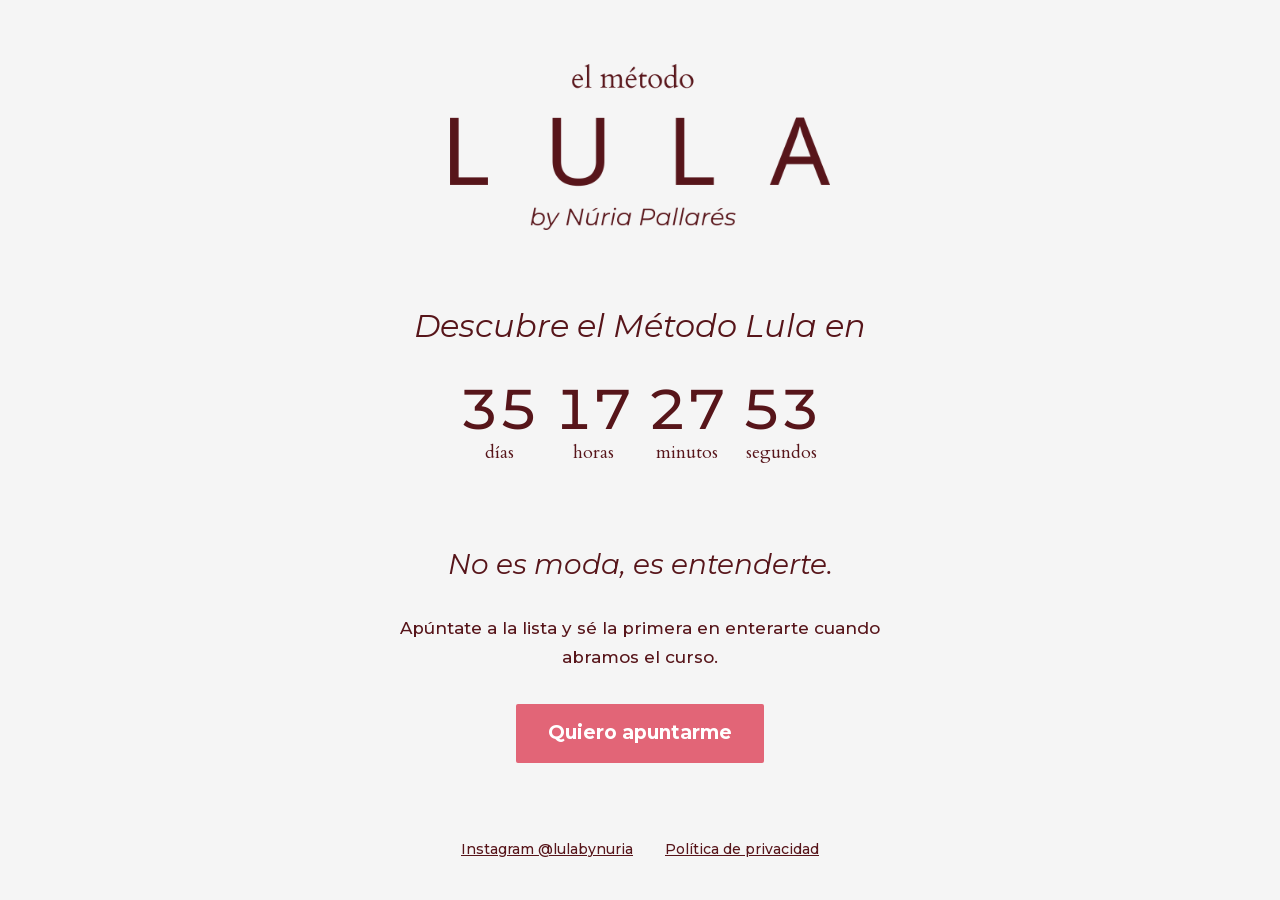
<file: index.html>
<!doctype html>
<html lang="es">
<head>
<meta charset="utf-8">
<meta name="viewport" content="width=device-width, initial-scale=1">
<title>Método Lula · No es moda, es entenderte | Lula by Núria</title>
<meta name="description" content="Descubre el Método Lula, el curso online de Núria Pallarés para vestir según tu cuerpo y tu vida real. Apúntate a la lista y sé la primera en enterarte.">
<meta name="theme-color" content="#f5f5f5">
<link rel="canonical" href="https://lulabynuria.com/">
<meta property="og:type" content="website">
<meta property="og:locale" content="es_ES">
<meta property="og:site_name" content="Lula by Núria">
<meta property="og:title" content="Método Lula · No es moda, es entenderte">
<meta property="og:description" content="Apúntate a la lista y sé la primera en enterarte cuando abramos el curso.">
<meta property="og:url" content="https://lulabynuria.com/">
<meta property="og:image" content="https://lulabynuria.com/assets/img/og-image.png">
<meta property="og:image:width" content="1200">
<meta property="og:image:height" content="630">
<meta property="og:image:alt" content="el método LULA by Núria Pallarés">
<meta name="twitter:card" content="summary_large_image">
<meta name="twitter:title" content="Método Lula · No es moda, es entenderte">
<meta name="twitter:description" content="Apúntate a la lista y sé la primera en enterarte cuando abramos el curso.">
<meta name="twitter:image" content="https://lulabynuria.com/assets/img/og-image.png">
<link rel="icon" href="favicon.ico" sizes="48x48">
<link rel="icon" type="image/png" sizes="32x32" href="assets/img/favicon-32.png">
<link rel="icon" type="image/png" sizes="512x512" href="assets/img/icon-512.png">
<link rel="apple-touch-icon" href="assets/img/apple-touch-icon.png">
<link rel="preload" href="assets/fonts/montserrat.woff2" as="font" type="font/woff2" crossorigin>
<link rel="stylesheet" href="css/site.css">
</head>
<body>
<div class="page">
  <header><img class="logo" src="assets/img/logotipo-burdeos.png" width="960" height="420" alt="el método LULA by Núria Pallarés"></header>
  <main>
    <h1 class="titular" id="titular">Descubre el Método Lula en</h1>
    <ul class="countdown" id="countdown" aria-label="Cuenta atrás hasta el lanzamiento">
      <li><span class="num" data-u="d">–</span><span class="lbl">días</span></li>
      <li><span class="num" data-u="h">–</span><span class="lbl">horas</span></li>
      <li><span class="num" data-u="m">–</span><span class="lbl">minutos</span></li>
      <li><span class="num" data-u="s">–</span><span class="lbl">segundos</span></li>
    </ul>
    <p class="lema">No es moda, es entenderte.</p>
    <p class="sub">Apúntate a la lista y sé la primera en enterarte cuando abramos el curso.</p>
    <a class="btn" data-newsletter href="https://recstores.lulabynuria.com/">Quiero apuntarme</a>
  </main>
  <footer class="foot">
    <a href="https://www.instagram.com/lulabynuria/" rel="noopener">Instagram @lulabynuria</a>
    <a href="privacidad">Política de privacidad</a>
  </footer>
</div>
<script src="js/config.js"></script>
<script src="js/countdown.js"></script>
</body>
</html>
</file>
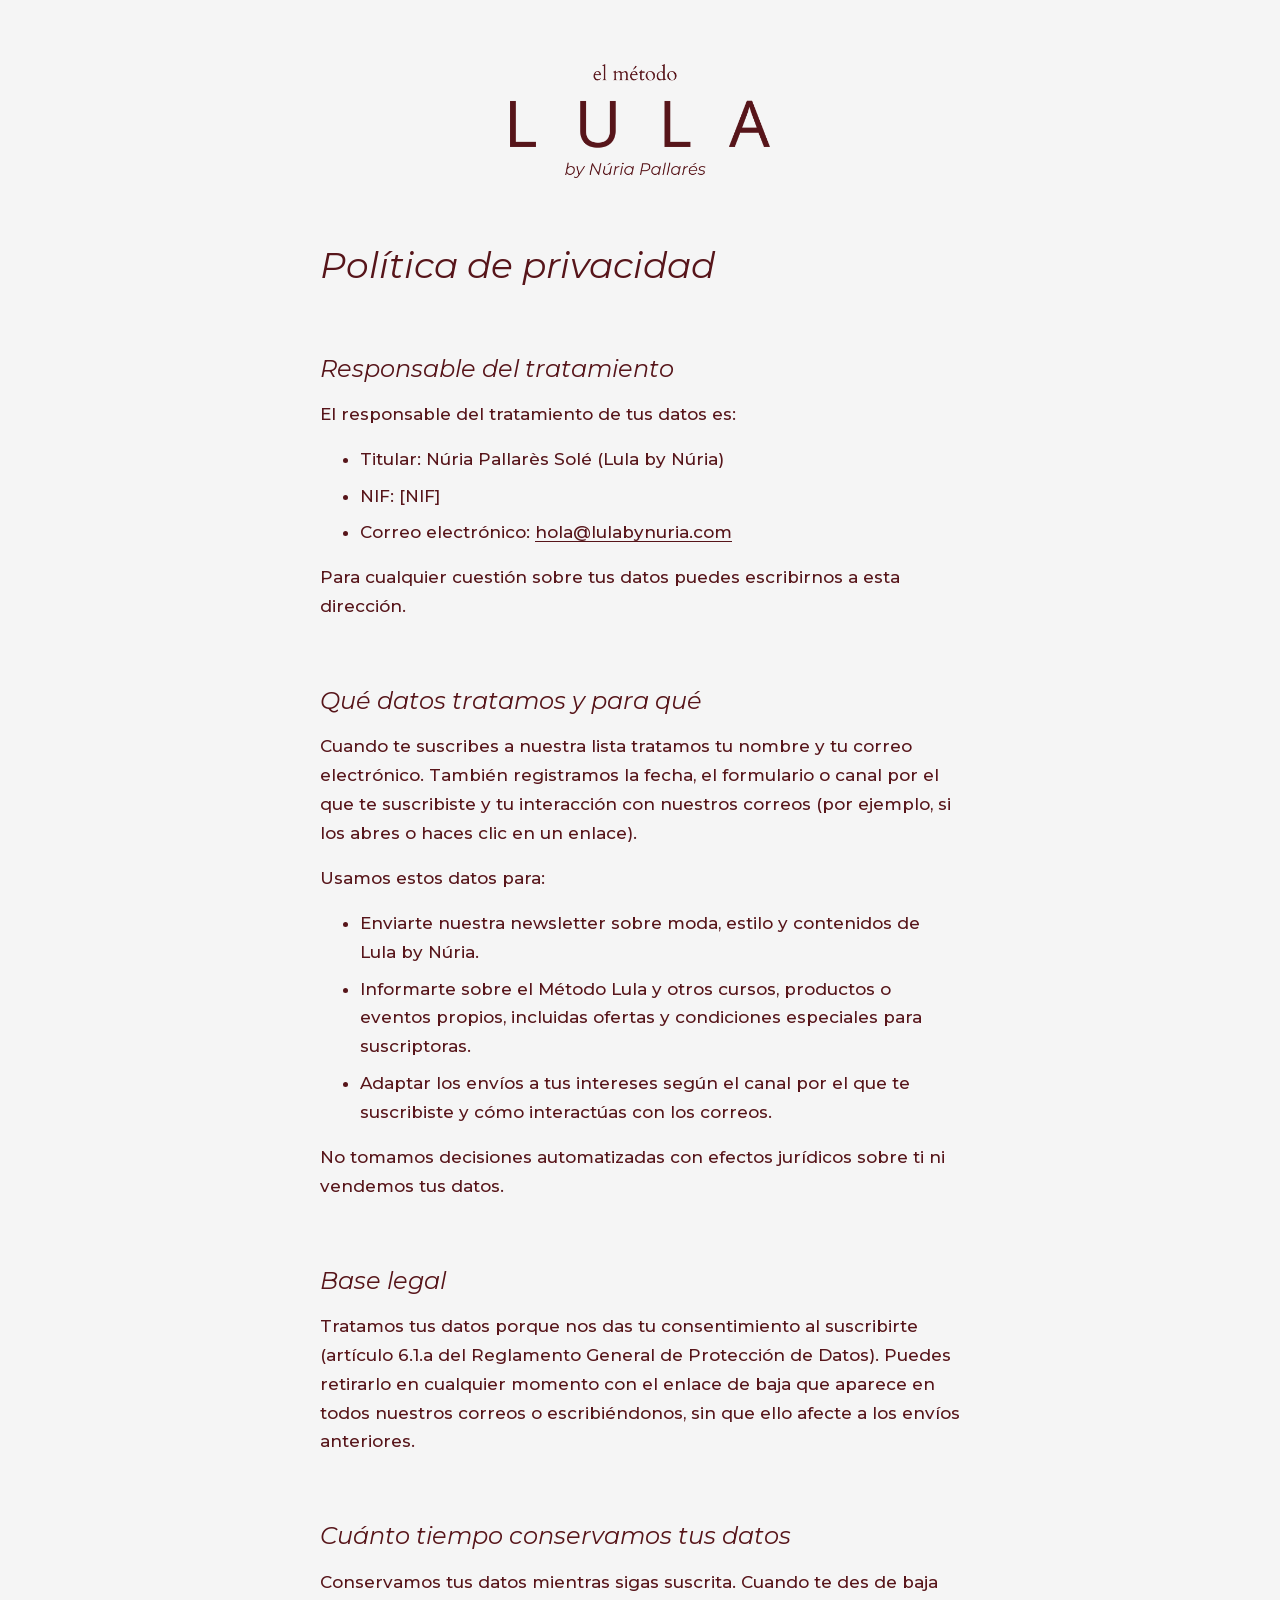
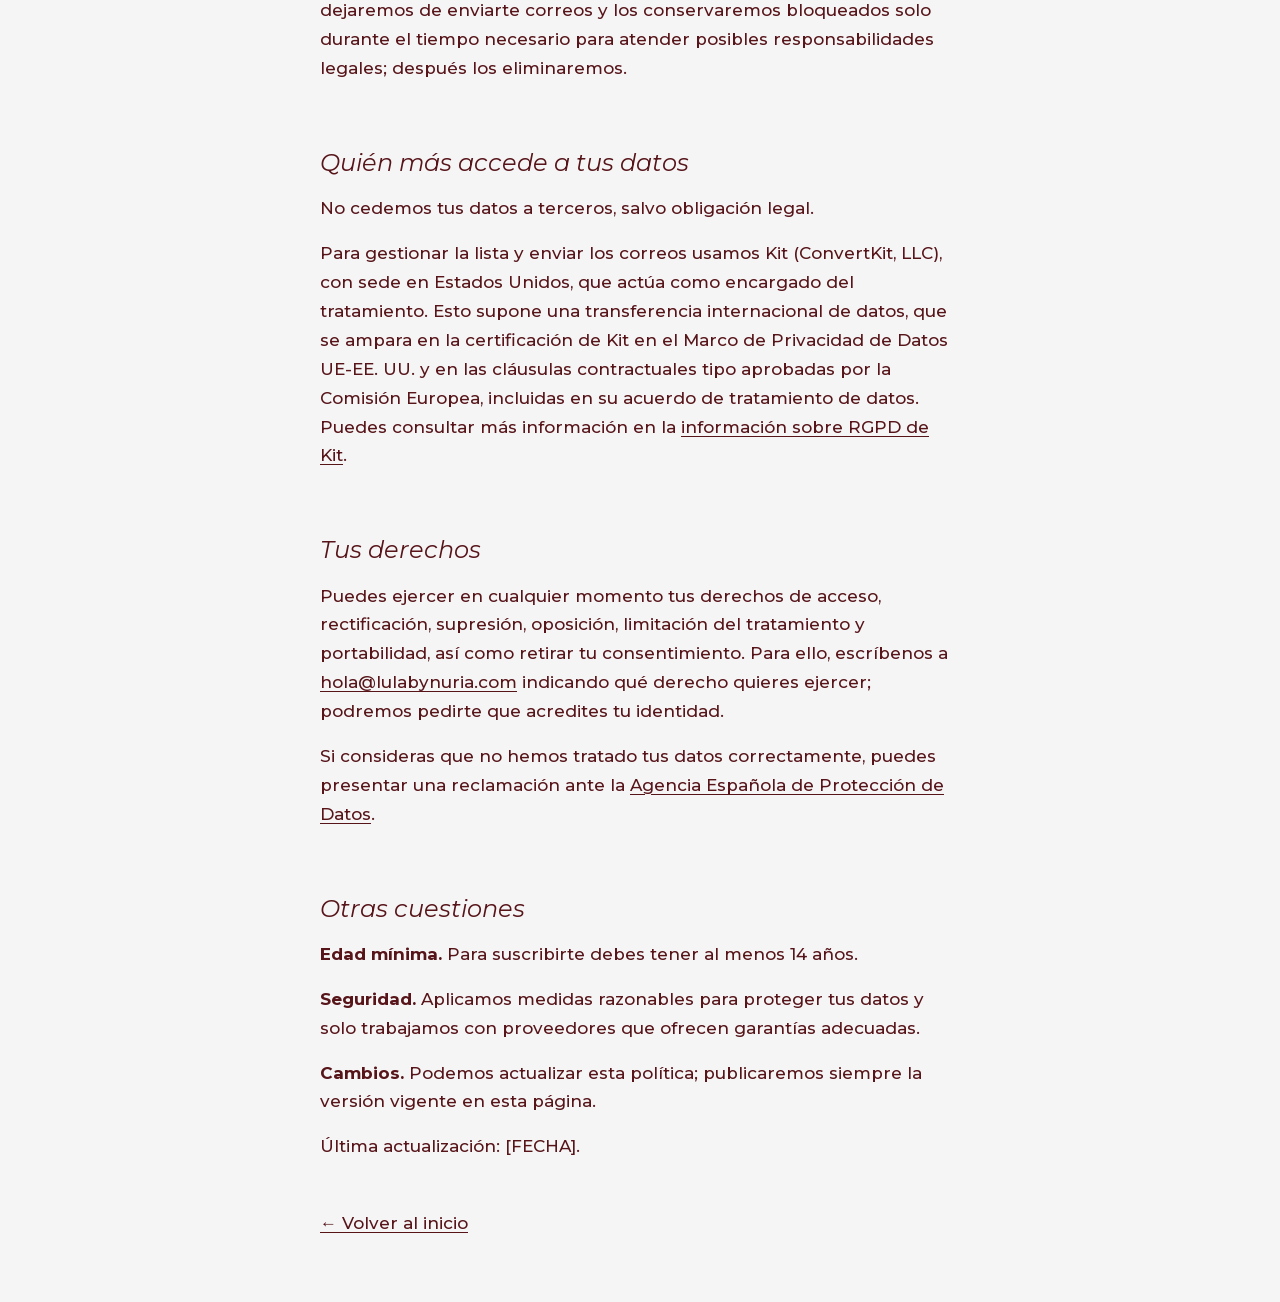
<file: privacidad.html>
<!doctype html>
<html lang="es">
<head>
<meta charset="utf-8">
<meta name="viewport" content="width=device-width, initial-scale=1">
<title>Política de privacidad | Lula by Núria</title>
<meta name="description" content="Política de privacidad de Lula by Núria: qué datos tratamos al suscribirte a la lista, para qué y cómo ejercer tus derechos.">
<meta name="theme-color" content="#f5f5f5">
<link rel="canonical" href="https://lulabynuria.com/privacidad">
<link rel="icon" href="favicon.ico" sizes="48x48">
<link rel="icon" type="image/png" sizes="32x32" href="assets/img/favicon-32.png">
<link rel="icon" type="image/png" sizes="512x512" href="assets/img/icon-512.png">
<link rel="apple-touch-icon" href="assets/img/apple-touch-icon.png">
<link rel="preload" href="assets/fonts/montserrat.woff2" as="font" type="font/woff2" crossorigin>
<link rel="stylesheet" href="css/site.css">
</head>
<body>
<article class="doc">
  <a href="./"><img class="logo" src="assets/img/logotipo-burdeos.png" width="960" height="420" alt="el método LULA by Núria Pallarés"></a>

  <h1>Política de privacidad</h1>

  <h2>Responsable del tratamiento</h2>
  <p>El responsable del tratamiento de tus datos es:</p>
  <ul>
    <li>Titular: Núria Pallarès Solé (Lula by Núria)</li>
    <li>NIF: [NIF]</li>
    <li>Correo electrónico: <a href="mailto:hola@lulabynuria.com">hola@lulabynuria.com</a></li>
  </ul>
  <p>Para cualquier cuestión sobre tus datos puedes escribirnos a esta dirección.</p>

  <h2>Qué datos tratamos y para qué</h2>
  <p>Cuando te suscribes a nuestra lista tratamos tu nombre y tu correo electrónico. También registramos la fecha, el formulario o canal por el que te suscribiste y tu interacción con nuestros correos (por ejemplo, si los abres o haces clic en un enlace).</p>
  <p>Usamos estos datos para:</p>
  <ul>
    <li>Enviarte nuestra newsletter sobre moda, estilo y contenidos de Lula by Núria.</li>
    <li>Informarte sobre el Método Lula y otros cursos, productos o eventos propios, incluidas ofertas y condiciones especiales para suscriptoras.</li>
    <li>Adaptar los envíos a tus intereses según el canal por el que te suscribiste y cómo interactúas con los correos.</li>
  </ul>
  <p>No tomamos decisiones automatizadas con efectos jurídicos sobre ti ni vendemos tus datos.</p>

  <h2>Base legal</h2>
  <p>Tratamos tus datos porque nos das tu consentimiento al suscribirte (artículo 6.1.a del Reglamento General de Protección de Datos). Puedes retirarlo en cualquier momento con el enlace de baja que aparece en todos nuestros correos o escribiéndonos, sin que ello afecte a los envíos anteriores.</p>

  <h2>Cuánto tiempo conservamos tus datos</h2>
  <p>Conservamos tus datos mientras sigas suscrita. Cuando te des de baja dejaremos de enviarte correos y los conservaremos bloqueados solo durante el tiempo necesario para atender posibles responsabilidades legales; después los eliminaremos.</p>

  <h2>Quién más accede a tus datos</h2>
  <p>No cedemos tus datos a terceros, salvo obligación legal.</p>
  <p>Para gestionar la lista y enviar los correos usamos Kit (ConvertKit, LLC), con sede en Estados Unidos, que actúa como encargado del tratamiento. Esto supone una transferencia internacional de datos, que se ampara en la certificación de Kit en el Marco de Privacidad de Datos UE-EE. UU. y en las cláusulas contractuales tipo aprobadas por la Comisión Europea, incluidas en su acuerdo de tratamiento de datos. Puedes consultar más información en la <a href="https://help.kit.com/en/articles/2502571-gdpr-faq" rel="noopener">información sobre RGPD de Kit</a>.</p>

  <h2>Tus derechos</h2>
  <p>Puedes ejercer en cualquier momento tus derechos de acceso, rectificación, supresión, oposición, limitación del tratamiento y portabilidad, así como retirar tu consentimiento. Para ello, escríbenos a <a href="mailto:hola@lulabynuria.com">hola@lulabynuria.com</a> indicando qué derecho quieres ejercer; podremos pedirte que acredites tu identidad.</p>
  <p>Si consideras que no hemos tratado tus datos correctamente, puedes presentar una reclamación ante la <a href="https://www.aepd.es" rel="noopener">Agencia Española de Protección de Datos</a>.</p>

  <h2>Otras cuestiones</h2>
  <p><strong>Edad mínima.</strong> Para suscribirte debes tener al menos 14 años.</p>
  <p><strong>Seguridad.</strong> Aplicamos medidas razonables para proteger tus datos y solo trabajamos con proveedores que ofrecen garantías adecuadas.</p>
  <p><strong>Cambios.</strong> Podemos actualizar esta política; publicaremos siempre la versión vigente en esta página.</p>
  <p>Última actualización: [FECHA].</p>

  <a class="back" href="./">← Volver al inicio</a>
</article>
</body>
</html>
</file>
<file: css/site.css>
@import url("../marca-lula/tokens.css");

@font-face{font-family:"Montserrat";font-style:normal;font-weight:500 700;font-display:swap;src:url("../assets/fonts/montserrat.woff2") format("woff2")}
@font-face{font-family:"Montserrat";font-style:italic;font-weight:400;font-display:swap;src:url("../assets/fonts/montserrat-italic.woff2") format("woff2")}
@font-face{font-family:"Cardo";font-style:normal;font-weight:400;font-display:swap;src:url("../assets/fonts/cardo.woff2") format("woff2")}
@font-face{font-family:"Noto Sans";font-style:normal;font-weight:400;font-display:swap;src:url("../assets/fonts/noto-sans.woff2") format("woff2")}

*,*::before,*::after{box-sizing:border-box}
html{-webkit-text-size-adjust:100%}
body{margin:0;background:var(--surface);color:var(--ink);font-family:var(--font-sans);font-weight:500;font-size:17px;line-height:1.7}
a{color:var(--ink)}
a:focus-visible,.btn:focus-visible{outline:3px solid var(--ink);outline-offset:3px}

.page{min-height:100vh;min-height:100svh;display:flex;flex-direction:column;align-items:center;text-align:center;padding:var(--space-3) var(--space-2)}
.page>main{flex:1;display:flex;flex-direction:column;align-items:center;justify-content:center;width:100%;max-width:640px;gap:var(--space-3);padding-top:var(--space-3)}

.logo{display:block;width:min(78vw,380px);height:auto;margin:var(--space-3) auto 0}
.titular{font-style:italic;font-weight:400;font-size:clamp(24px,6.4vw,32px);line-height:1.3;margin:0}
.eyebrow{font-family:var(--font-serif);font-size:clamp(22px,6vw,28px);line-height:1.2;margin:0}

.countdown{display:flex;justify-content:center;gap:var(--space-2);margin:0 0 var(--space-2);padding:0;list-style:none}
.countdown li{min-width:72px}
.countdown .num{display:block;font-size:clamp(34px,11vw,56px);font-weight:500;line-height:1.1;font-variant-numeric:tabular-nums}
.countdown .lbl{display:block;font-family:var(--font-serif);font-size:18px;line-height:1.4}
.launched{font-style:italic;font-weight:400;font-size:clamp(34px,9vw,48px);line-height:1.2;margin:0}

.lema{font-style:italic;font-weight:400;font-size:clamp(22px,5.6vw,28px);line-height:1.3;margin:var(--space-3) 0 0}
.sub{margin:0;max-width:30em}

.btn{display:inline-block;background:var(--accent);color:var(--blanco);font:700 19px/1.2 var(--font-sans);text-decoration:none;padding:18px 32px;border-radius:var(--radius-sm)}
.btn:hover{background:var(--brand-burdeos)}

.foot{padding:var(--space-3) 0 var(--space-1);font-size:14px;line-height:1.6;font-weight:500;display:flex;gap:var(--space-3);flex-wrap:wrap;justify-content:center}

/* Páginas de texto */
.doc{max-width:42rem;margin:0 auto;padding:var(--space-3) var(--space-2) var(--space-4);text-align:left}
.doc .logo{width:min(60vw,260px);margin:var(--space-3) auto var(--space-4)}
.doc h1{font-style:italic;font-weight:400;font-size:clamp(28px,7vw,36px);line-height:1.3;margin:0 0 var(--space-3)}
.doc h2{font-style:italic;font-weight:400;font-size:24px;line-height:1.3;margin:var(--space-4) 0 var(--space-2)}
.doc p,.doc ul{margin:0 0 var(--space-2)}
.doc li{margin-bottom:var(--space-1)}
.doc .back{display:inline-block;margin-top:var(--space-3)}
.doc a{text-underline-offset:3px;overflow-wrap:anywhere}
</file>
